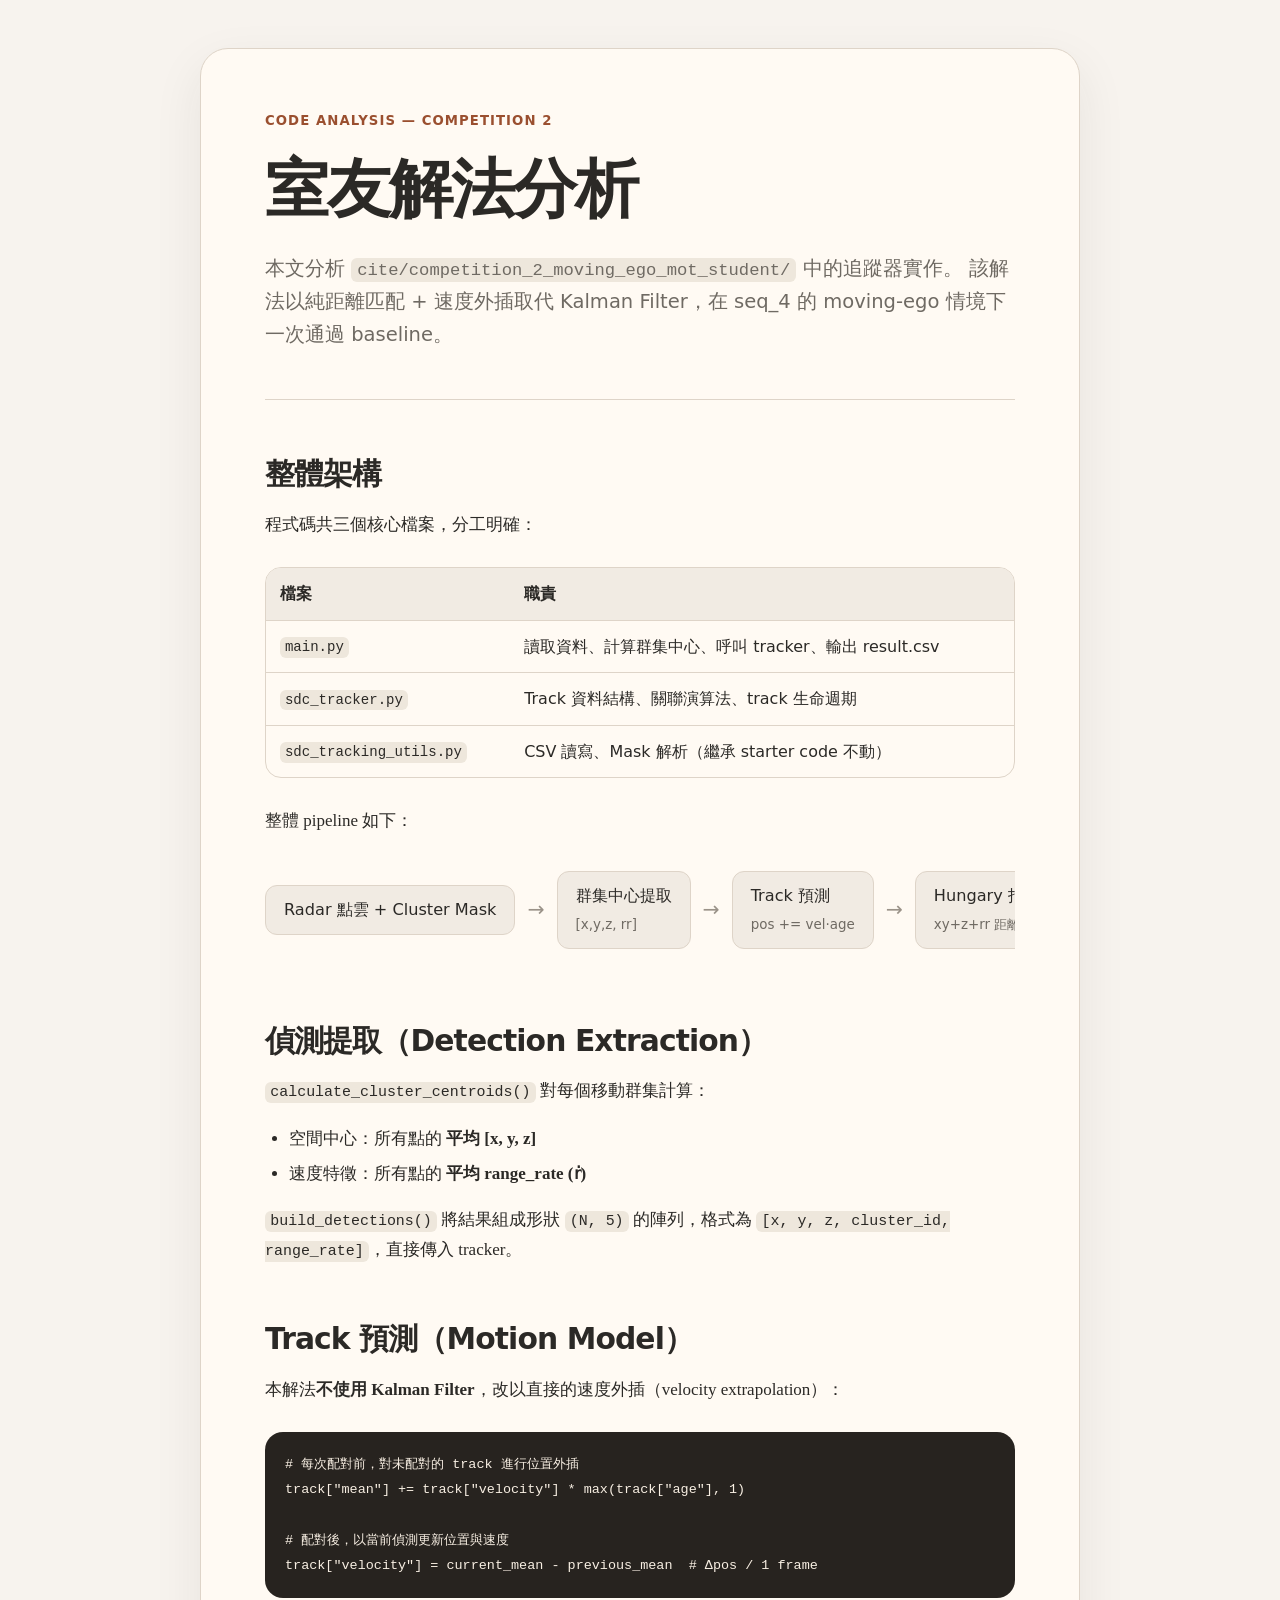
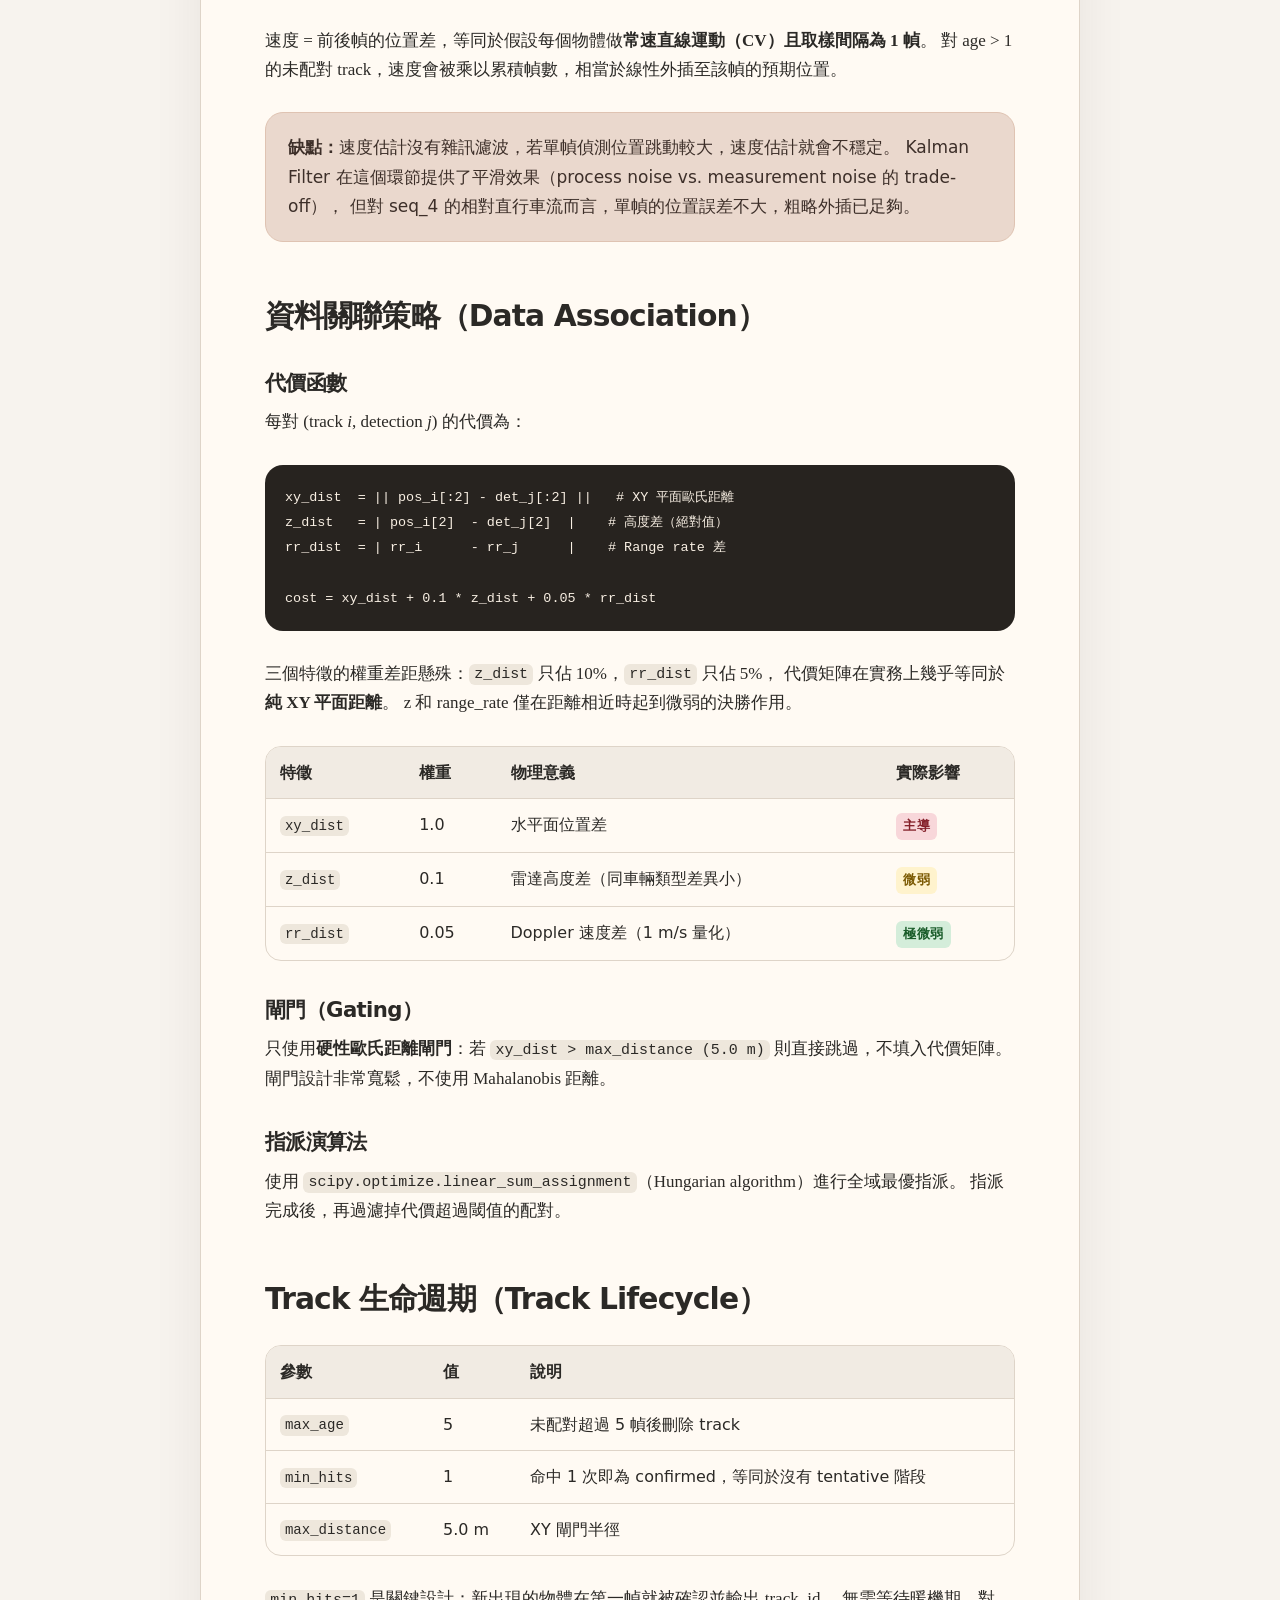
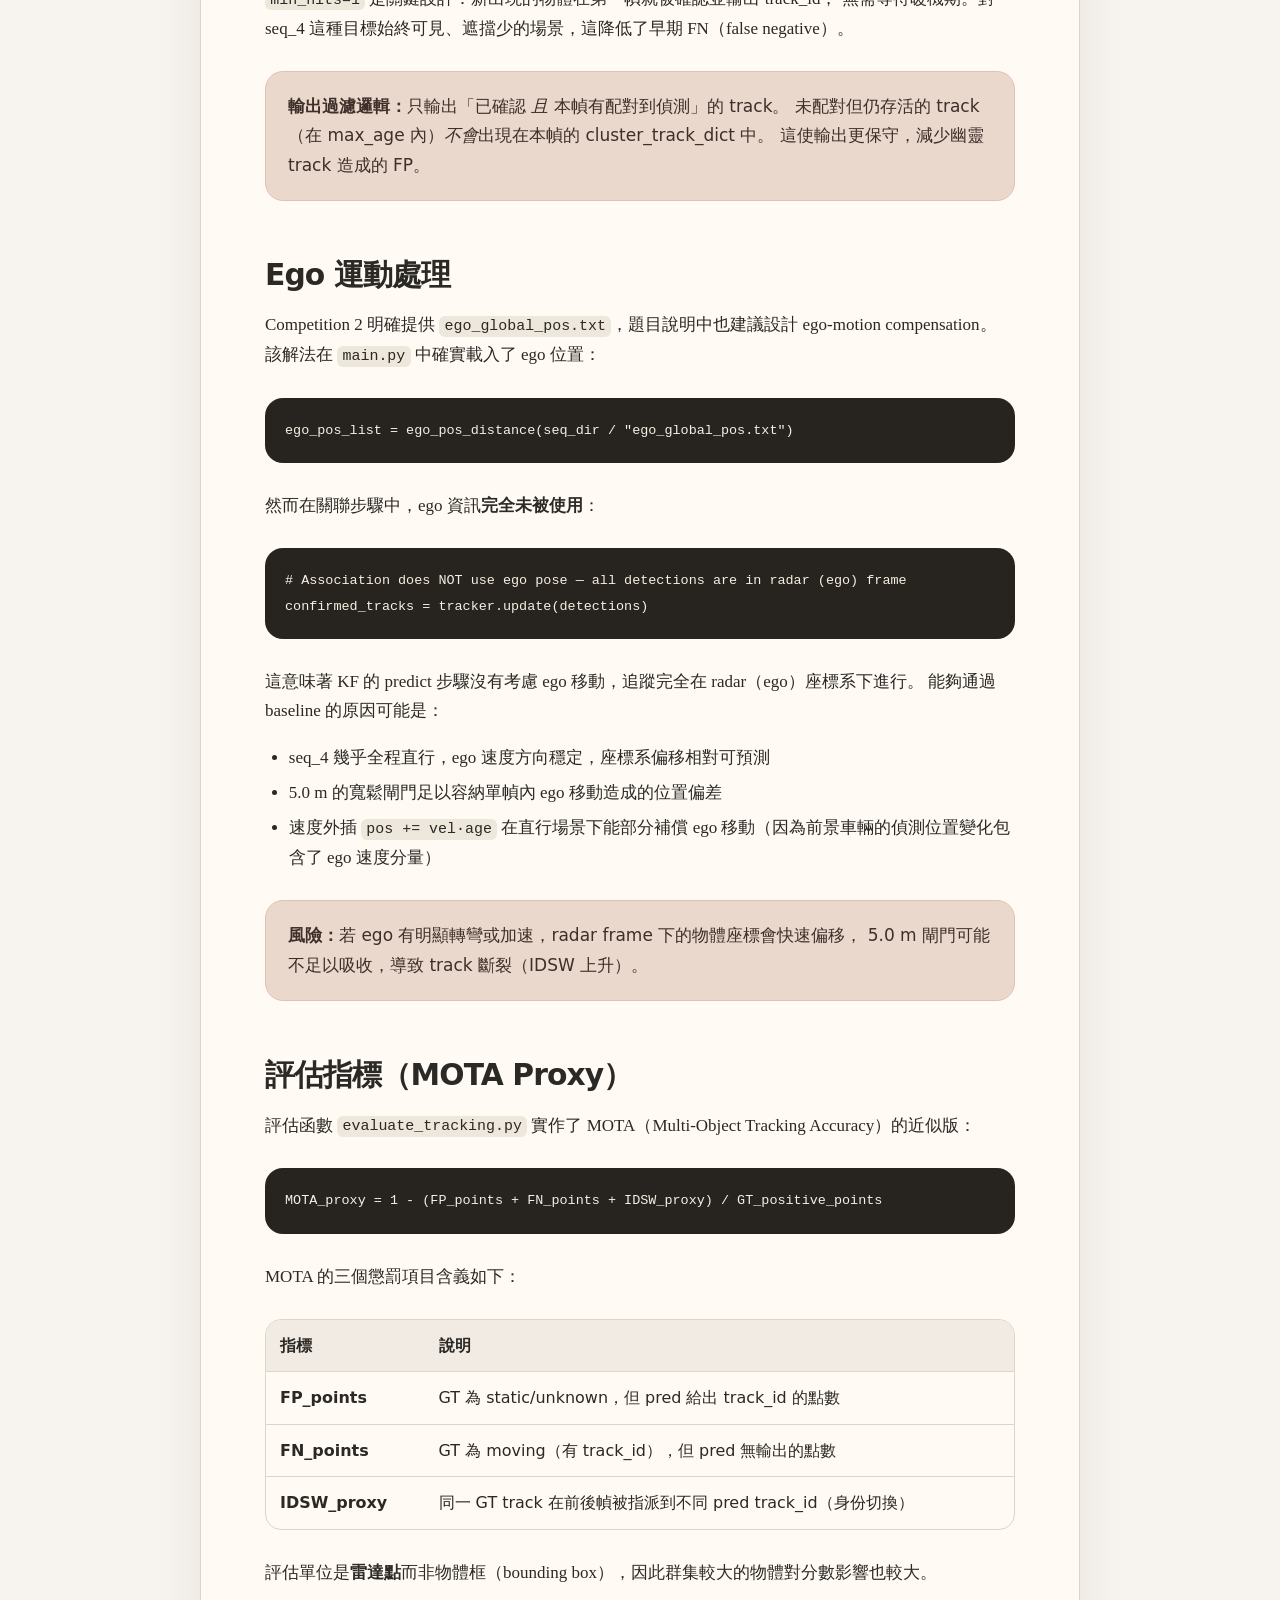
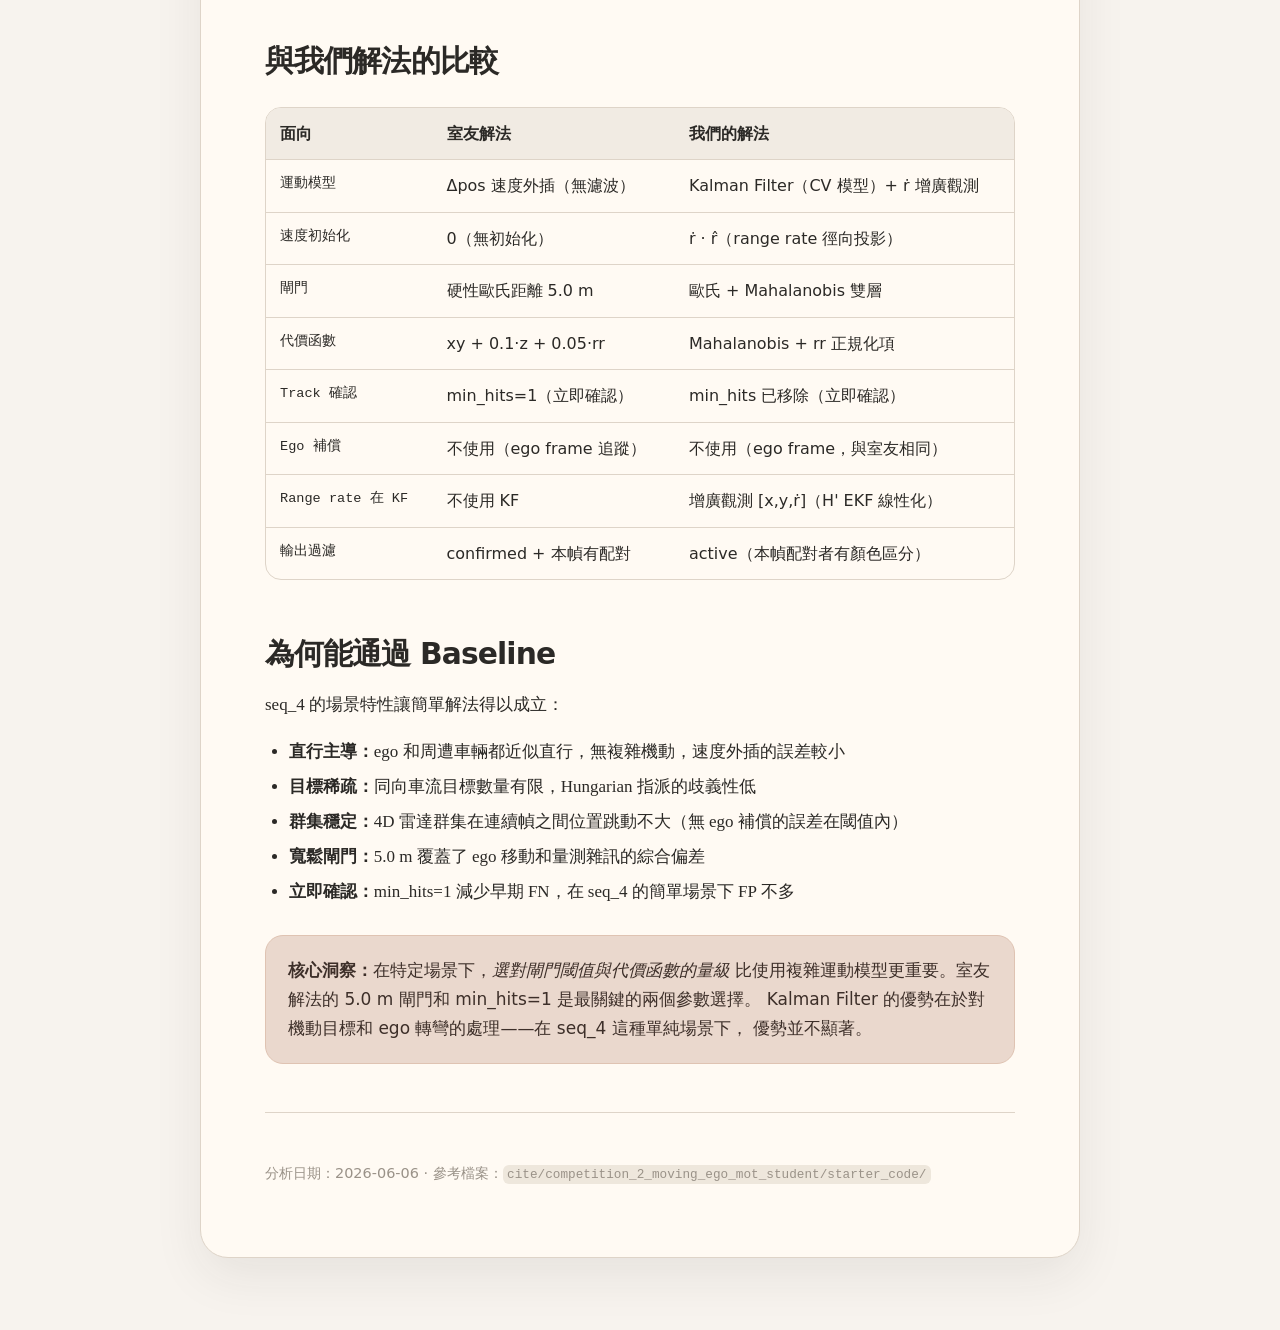
<file: sdc-final-14-2026/doc/cite_comp2_analysis/index.html>
<!doctype html>
<html lang="zh-Hant">
<head>
  <meta charset="utf-8">
  <meta name="viewport" content="width=device-width, initial-scale=1">
  <title>Competition 2 室友解法分析</title>
  <link rel="stylesheet" href="./doc.css">
  <style>
    .tag {
      display: inline-block;
      padding: 0.15em 0.55em;
      border-radius: 6px;
      font-family: var(--font-sans);
      font-size: 0.78rem;
      font-weight: 700;
      letter-spacing: 0.04em;
    }
    .tag-green  { background: #d4edda; color: #1a5c2a; }
    .tag-amber  { background: #fff3cd; color: #7a5800; }
    .tag-red    { background: #f8d7da; color: #842029; }
    .tag-blue   { background: #cfe2ff; color: #084298; }
    .pipeline-row {
      display: flex;
      align-items: center;
      gap: 12px;
      font-family: var(--font-sans);
      font-size: 0.95rem;
      margin: 10px 0;
    }
    .pipeline-box {
      padding: 10px 18px;
      background: var(--surface-2);
      border: 1px solid var(--border);
      border-radius: 12px;
      white-space: nowrap;
    }
    .pipeline-arrow {
      color: var(--faint);
      font-size: 1.2rem;
    }
    .diff-table td:first-child {
      font-family: var(--font-mono);
      font-size: 0.85em;
      white-space: nowrap;
    }
  </style>
</head>
<body>
<main class="doc-shell">

  <div class="eyebrow">Code Analysis — Competition 2</div>
  <h1>室友解法分析</h1>
  <p class="lead">
    本文分析 <code>cite/competition_2_moving_ego_mot_student/</code> 中的追蹤器實作。
    該解法以純距離匹配 + 速度外插取代 Kalman Filter，在 seq_4 的 moving-ego 情境下一次通過 baseline。
  </p>

  <hr>

  <!-- ── 整體架構 ────────────────────────────────────────────────── -->
  <h2>整體架構</h2>
  <p>
    程式碼共三個核心檔案，分工明確：
  </p>
  <table>
    <thead>
      <tr><th>檔案</th><th>職責</th></tr>
    </thead>
    <tbody>
      <tr>
        <td><code>main.py</code></td>
        <td>讀取資料、計算群集中心、呼叫 tracker、輸出 result.csv</td>
      </tr>
      <tr>
        <td><code>sdc_tracker.py</code></td>
        <td>Track 資料結構、關聯演算法、track 生命週期</td>
      </tr>
      <tr>
        <td><code>sdc_tracking_utils.py</code></td>
        <td>CSV 讀寫、Mask 解析（繼承 starter code 不動）</td>
      </tr>
    </tbody>
  </table>

  <p>整體 pipeline 如下：</p>
  <div style="overflow-x:auto; padding: 8px 0;">
    <div class="pipeline-row">
      <div class="pipeline-box">Radar 點雲 + Cluster Mask</div>
      <div class="pipeline-arrow">→</div>
      <div class="pipeline-box">群集中心提取<br><small style="color:var(--muted)">[x,y,z, rr]</small></div>
      <div class="pipeline-arrow">→</div>
      <div class="pipeline-box">Track 預測<br><small style="color:var(--muted)">pos += vel·age</small></div>
      <div class="pipeline-arrow">→</div>
      <div class="pipeline-box">Hungary 指派<br><small style="color:var(--muted)">xy+z+rr 距離</small></div>
      <div class="pipeline-arrow">→</div>
      <div class="pipeline-box">Track 更新<br><small style="color:var(--muted)">確認 / 老化</small></div>
      <div class="pipeline-arrow">→</div>
      <div class="pipeline-box">result.csv</div>
    </div>
  </div>

  <!-- ── 偵測提取 ──────────────────────────────────────────────── -->
  <h2>偵測提取（Detection Extraction）</h2>
  <p>
    <code>calculate_cluster_centroids()</code> 對每個移動群集計算：
  </p>
  <ul>
    <li>空間中心：所有點的 <strong>平均 [x, y, z]</strong></li>
    <li>速度特徵：所有點的 <strong>平均 range_rate (ṙ)</strong></li>
  </ul>
  <p>
    <code>build_detections()</code> 將結果組成形狀 <code>(N, 5)</code> 的陣列，格式為
    <code>[x, y, z, cluster_id, range_rate]</code>，直接傳入 tracker。
  </p>

  <!-- ── Track 預測 ──────────────────────────────────────────────── -->
  <h2>Track 預測（Motion Model）</h2>
  <p>
    本解法<strong>不使用 Kalman Filter</strong>，改以直接的速度外插（velocity extrapolation）：
  </p>
  <pre><code># 每次配對前，對未配對的 track 進行位置外插
track["mean"] += track["velocity"] * max(track["age"], 1)

# 配對後，以當前偵測更新位置與速度
track["velocity"] = current_mean - previous_mean  # Δpos / 1 frame</code></pre>

  <p>
    速度 = 前後幀的位置差，等同於假設每個物體做<strong>常速直線運動（CV）且取樣間隔為 1 幀</strong>。
    對 age &gt; 1 的未配對 track，速度會被乘以累積幀數，相當於線性外插至該幀的預期位置。
  </p>

  <div class="callout">
    <strong>缺點：</strong>速度估計沒有雜訊濾波，若單幀偵測位置跳動較大，速度估計就會不穩定。
    Kalman Filter 在這個環節提供了平滑效果（process noise vs. measurement noise 的 trade-off），
    但對 seq_4 的相對直行車流而言，單幀的位置誤差不大，粗略外插已足夠。
  </div>

  <!-- ── 關聯策略 ──────────────────────────────────────────────── -->
  <h2>資料關聯策略（Data Association）</h2>

  <h3>代價函數</h3>
  <p>每對 (track <i>i</i>, detection <i>j</i>) 的代價為：</p>
  <pre><code>xy_dist  = || pos_i[:2] - det_j[:2] ||   # XY 平面歐氏距離
z_dist   = | pos_i[2]  - det_j[2]  |    # 高度差（絕對值）
rr_dist  = | rr_i      - rr_j      |    # Range rate 差

cost = xy_dist + 0.1 * z_dist + 0.05 * rr_dist</code></pre>

  <p>
    三個特徵的權重差距懸殊：<code>z_dist</code> 只佔 10%，<code>rr_dist</code> 只佔 5%，
    代價矩陣在實務上幾乎等同於<strong>純 XY 平面距離</strong>。
    z 和 range_rate 僅在距離相近時起到微弱的決勝作用。
  </p>

  <table>
    <thead>
      <tr><th>特徵</th><th>權重</th><th>物理意義</th><th>實際影響</th></tr>
    </thead>
    <tbody>
      <tr>
        <td><code>xy_dist</code></td>
        <td>1.0</td>
        <td>水平面位置差</td>
        <td><span class="tag tag-red">主導</span></td>
      </tr>
      <tr>
        <td><code>z_dist</code></td>
        <td>0.1</td>
        <td>雷達高度差（同車輛類型差異小）</td>
        <td><span class="tag tag-amber">微弱</span></td>
      </tr>
      <tr>
        <td><code>rr_dist</code></td>
        <td>0.05</td>
        <td>Doppler 速度差（1 m/s 量化）</td>
        <td><span class="tag tag-green">極微弱</span></td>
      </tr>
    </tbody>
  </table>

  <h3>閘門（Gating）</h3>
  <p>
    只使用<strong>硬性歐氏距離閘門</strong>：若 <code>xy_dist > max_distance (5.0 m)</code>
    則直接跳過，不填入代價矩陣。閘門設計非常寬鬆，不使用 Mahalanobis 距離。
  </p>

  <h3>指派演算法</h3>
  <p>
    使用 <code>scipy.optimize.linear_sum_assignment</code>（Hungarian algorithm）進行全域最優指派。
    指派完成後，再過濾掉代價超過閾值的配對。
  </p>

  <!-- ── Track 生命週期 ──────────────────────────────────────────── -->
  <h2>Track 生命週期（Track Lifecycle）</h2>

  <table>
    <thead>
      <tr><th>參數</th><th>值</th><th>說明</th></tr>
    </thead>
    <tbody>
      <tr>
        <td><code>max_age</code></td>
        <td>5</td>
        <td>未配對超過 5 幀後刪除 track</td>
      </tr>
      <tr>
        <td><code>min_hits</code></td>
        <td>1</td>
        <td>命中 1 次即為 confirmed，等同於沒有 tentative 階段</td>
      </tr>
      <tr>
        <td><code>max_distance</code></td>
        <td>5.0 m</td>
        <td>XY 閘門半徑</td>
      </tr>
    </tbody>
  </table>

  <p>
    <code>min_hits=1</code> 是關鍵設計：新出現的物體在第一幀就被確認並輸出 track_id，
    無需等待暖機期。對 seq_4 這種目標始終可見、遮擋少的場景，這降低了早期 FN（false negative）。
  </p>

  <div class="callout">
    <strong>輸出過濾邏輯：</strong>只輸出「已確認 <em>且</em> 本幀有配對到偵測」的 track。
    未配對但仍存活的 track（在 max_age 內）<em>不會</em>出現在本幀的 cluster_track_dict 中。
    這使輸出更保守，減少幽靈 track 造成的 FP。
  </div>

  <!-- ── Ego 運動處理 ──────────────────────────────────────────── -->
  <h2>Ego 運動處理</h2>
  <p>
    Competition 2 明確提供 <code>ego_global_pos.txt</code>，題目說明中也建議設計 ego-motion compensation。
    該解法在 <code>main.py</code> 中確實載入了 ego 位置：
  </p>
  <pre><code>ego_pos_list = ego_pos_distance(seq_dir / "ego_global_pos.txt")</code></pre>
  <p>
    然而在關聯步驟中，ego 資訊<strong>完全未被使用</strong>：
  </p>
  <pre><code># Association does NOT use ego pose — all detections are in radar (ego) frame
confirmed_tracks = tracker.update(detections)</code></pre>

  <p>
    這意味著 KF 的 predict 步驟沒有考慮 ego 移動，追蹤完全在 radar（ego）座標系下進行。
    能夠通過 baseline 的原因可能是：
  </p>
  <ul>
    <li>seq_4 幾乎全程直行，ego 速度方向穩定，座標系偏移相對可預測</li>
    <li>5.0 m 的寬鬆閘門足以容納單幀內 ego 移動造成的位置偏差</li>
    <li>速度外插 <code>pos += vel·age</code> 在直行場景下能部分補償 ego 移動（因為前景車輛的偵測位置變化包含了 ego 速度分量）</li>
  </ul>

  <div class="callout">
    <strong>風險：</strong>若 ego 有明顯轉彎或加速，radar frame 下的物體座標會快速偏移，
    5.0 m 閘門可能不足以吸收，導致 track 斷裂（IDSW 上升）。
  </div>

  <!-- ── 評估指標 ──────────────────────────────────────────────── -->
  <h2>評估指標（MOTA Proxy）</h2>
  <p>
    評估函數 <code>evaluate_tracking.py</code> 實作了 MOTA（Multi-Object Tracking Accuracy）的近似版：
  </p>
  <pre><code>MOTA_proxy = 1 - (FP_points + FN_points + IDSW_proxy) / GT_positive_points</code></pre>

  <p>MOTA 的三個懲罰項目含義如下：</p>
  <table>
    <thead>
      <tr><th>指標</th><th>說明</th></tr>
    </thead>
    <tbody>
      <tr>
        <td><strong>FP_points</strong></td>
        <td>GT 為 static/unknown，但 pred 給出 track_id 的點數</td>
      </tr>
      <tr>
        <td><strong>FN_points</strong></td>
        <td>GT 為 moving（有 track_id），但 pred 無輸出的點數</td>
      </tr>
      <tr>
        <td><strong>IDSW_proxy</strong></td>
        <td>同一 GT track 在前後幀被指派到不同 pred track_id（身份切換）</td>
      </tr>
    </tbody>
  </table>
  <p>
    評估單位是<strong>雷達點</strong>而非物體框（bounding box），因此群集較大的物體對分數影響也較大。
  </p>

  <!-- ── 與我們解法的比較 ──────────────────────────────────────── -->
  <h2>與我們解法的比較</h2>
  <table class="diff-table">
    <thead>
      <tr><th>面向</th><th>室友解法</th><th>我們的解法</th></tr>
    </thead>
    <tbody>
      <tr>
        <td>運動模型</td>
        <td>Δpos 速度外插（無濾波）</td>
        <td>Kalman Filter（CV 模型）+ ṙ 增廣觀測</td>
      </tr>
      <tr>
        <td>速度初始化</td>
        <td>0（無初始化）</td>
        <td>ṙ · r̂（range rate 徑向投影）</td>
      </tr>
      <tr>
        <td>閘門</td>
        <td>硬性歐氏距離 5.0 m</td>
        <td>歐氏 + Mahalanobis 雙層</td>
      </tr>
      <tr>
        <td>代價函數</td>
        <td>xy + 0.1·z + 0.05·rr</td>
        <td>Mahalanobis + rr 正規化項</td>
      </tr>
      <tr>
        <td>Track 確認</td>
        <td>min_hits=1（立即確認）</td>
        <td>min_hits 已移除（立即確認）</td>
      </tr>
      <tr>
        <td>Ego 補償</td>
        <td>不使用（ego frame 追蹤）</td>
        <td>不使用（ego frame，與室友相同）</td>
      </tr>
      <tr>
        <td>Range rate 在 KF</td>
        <td>不使用 KF</td>
        <td>增廣觀測 [x,y,ṙ]（H' EKF 線性化）</td>
      </tr>
      <tr>
        <td>輸出過濾</td>
        <td>confirmed + 本幀有配對</td>
        <td>active（本幀配對者有顏色區分）</td>
      </tr>
    </tbody>
  </table>

  <!-- ── 為何能通過 baseline ──────────────────────────────────── -->
  <h2>為何能通過 Baseline</h2>
  <p>
    seq_4 的場景特性讓簡單解法得以成立：
  </p>
  <ul>
    <li><strong>直行主導：</strong>ego 和周遭車輛都近似直行，無複雜機動，速度外插的誤差較小</li>
    <li><strong>目標稀疏：</strong>同向車流目標數量有限，Hungarian 指派的歧義性低</li>
    <li><strong>群集穩定：</strong>4D 雷達群集在連續幀之間位置跳動不大（無 ego 補償的誤差在閾值內）</li>
    <li><strong>寬鬆閘門：</strong>5.0 m 覆蓋了 ego 移動和量測雜訊的綜合偏差</li>
    <li><strong>立即確認：</strong>min_hits=1 減少早期 FN，在 seq_4 的簡單場景下 FP 不多</li>
  </ul>

  <div class="callout">
    <strong>核心洞察：</strong>在特定場景下，<em>選對閘門閾值與代價函數的量級</em>
    比使用複雜運動模型更重要。室友解法的 5.0 m 閘門和 min_hits=1 是最關鍵的兩個參數選擇。
    Kalman Filter 的優勢在於對機動目標和 ego 轉彎的處理——在 seq_4 這種單純場景下，
    優勢並不顯著。
  </div>

  <hr>
  <p style="font-family: var(--font-sans); font-size: 0.85rem; color: var(--faint);">
    分析日期：2026-06-06 ·
    參考檔案：<code>cite/competition_2_moving_ego_mot_student/starter_code/</code>
  </p>

</main>
</body>
</html>
</file>
<file: sdc-final-14-2026/doc/cite_comp2_analysis/doc.css>
/* doc.css */
/* Claude-like warm document style for AI-generated HTML docs */

:root {
    --bg: #f7f3ee;
    --surface: #fffaf3;
    --surface-2: #f1ebe3;
    --text: #2b2926;
    --muted: #6f6a63;
    --faint: #9a9288;
    --border: #ded4c8;
    --accent: #9a4f2f;
    --accent-soft: #ead8cd;
    --code-bg: #eee7dc;
    --shadow: 0 18px 50px rgba(43, 41, 38, 0.08);

    --font-body:
    ui-serif, Georgia, Cambria, "Times New Roman",
    "Noto Serif TC", "Noto Serif CJK TC", serif;

    --font-sans:
    Inter, ui-sans-serif, system-ui, -apple-system, BlinkMacSystemFont,
    "Segoe UI", "Noto Sans TC", "Noto Sans CJK TC", sans-serif;

    --font-mono:
    "JetBrains Mono", "SFMono-Regular", Consolas, "Liberation Mono",
    Menlo, monospace;
}

* {
    box-sizing: border-box;
}

html {
    background: var(--bg);
    color: var(--text);
    font-size: 17px;
    line-height: 1.72;
}

body {
    margin: 0;
    padding: 48px 20px 72px;
    font-family: var(--font-body);
}

main,
.doc-shell {
    max-width: 880px;
    margin: 0 auto;
    padding: 56px 64px;
    background: var(--surface);
    border: 1px solid var(--border);
    border-radius: 28px;
    box-shadow: var(--shadow);
}

@media (max-width: 720px) {
    body {
        padding: 20px 12px 48px;
    }

    main,
    .doc-shell {
        padding: 32px 22px;
        border-radius: 20px;
    }
}

h1,
h2,
h3,
h4 {
    font-family: var(--font-sans);
    line-height: 1.2;
    letter-spacing: -0.03em;
    color: var(--text);
}

h1 {
    margin: 0 0 24px;
    font-size: clamp(2.2rem, 5vw, 4.2rem);
    font-weight: 650;
}

h2 {
    margin: 56px 0 18px;
    font-size: 1.75rem;
    font-weight: 650;
}

h3 {
    margin: 36px 0 12px;
    font-size: 1.25rem;
    font-weight: 650;
}

p {
    margin: 0 0 1.05em;
}

.lead {
    font-family: var(--font-sans);
    font-size: 1.15rem;
    line-height: 1.7;
    color: var(--muted);
}

.eyebrow {
    display: inline-block;
    margin-bottom: 18px;
    font-family: var(--font-sans);
    font-size: 0.78rem;
    font-weight: 700;
    letter-spacing: 0.08em;
    text-transform: uppercase;
    color: var(--accent);
}

a {
    color: var(--accent);
    text-decoration-thickness: 1px;
    text-underline-offset: 3px;
}

a:hover {
    color: #6f351f;
}

hr {
    margin: 48px 0;
    border: 0;
    border-top: 1px solid var(--border);
}

blockquote {
    margin: 28px 0;
    padding: 18px 22px;
    color: var(--muted);
    background: var(--surface-2);
    border-left: 4px solid var(--accent);
    border-radius: 16px;
}

.callout {
    margin: 28px 0;
    padding: 20px 22px;
    background: var(--accent-soft);
    border: 1px solid #dfc3b2;
    border-radius: 18px;
    font-family: var(--font-sans);
    color: #3d2f29;
}

.card {
    margin: 28px 0;
    padding: 24px;
    background: #fffdf8;
    border: 1px solid var(--border);
    border-radius: 22px;
}

ul,
ol {
    padding-left: 1.4em;
}

li {
    margin: 0.35em 0;
}

table {
    width: 100%;
    margin: 28px 0;
    border-collapse: separate;
    border-spacing: 0;
    font-family: var(--font-sans);
    font-size: 0.94rem;
    overflow: hidden;
    border: 1px solid var(--border);
    border-radius: 16px;
}

th,
td {
    padding: 12px 14px;
    vertical-align: top;
    border-bottom: 1px solid var(--border);
}

th {
    text-align: left;
    background: var(--surface-2);
    font-weight: 650;
}

tr:last-child td {
    border-bottom: 0;
}

code {
    padding: 0.16em 0.35em;
    background: var(--code-bg);
    border-radius: 6px;
    font-family: var(--font-mono);
    font-size: 0.88em;
}

pre {
    margin: 28px 0;
    padding: 20px;
    overflow-x: auto;
    background: #27231f;
    color: #f8efe3;
    border-radius: 18px;
    font-family: var(--font-mono);
    font-size: 0.9rem;
    line-height: 1.65;
}

pre code {
    padding: 0;
    background: transparent;
    color: inherit;
}

.figcaption,
figcaption {
    margin-top: 8px;
    font-family: var(--font-sans);
    font-size: 0.88rem;
    color: var(--muted);
}

.kbd {
    padding: 0.14em 0.42em;
    border: 1px solid var(--border);
    border-bottom-width: 2px;
    border-radius: 6px;
    background: #fffdf8;
    font-family: var(--font-mono);
    font-size: 0.82em;
}
</file>
